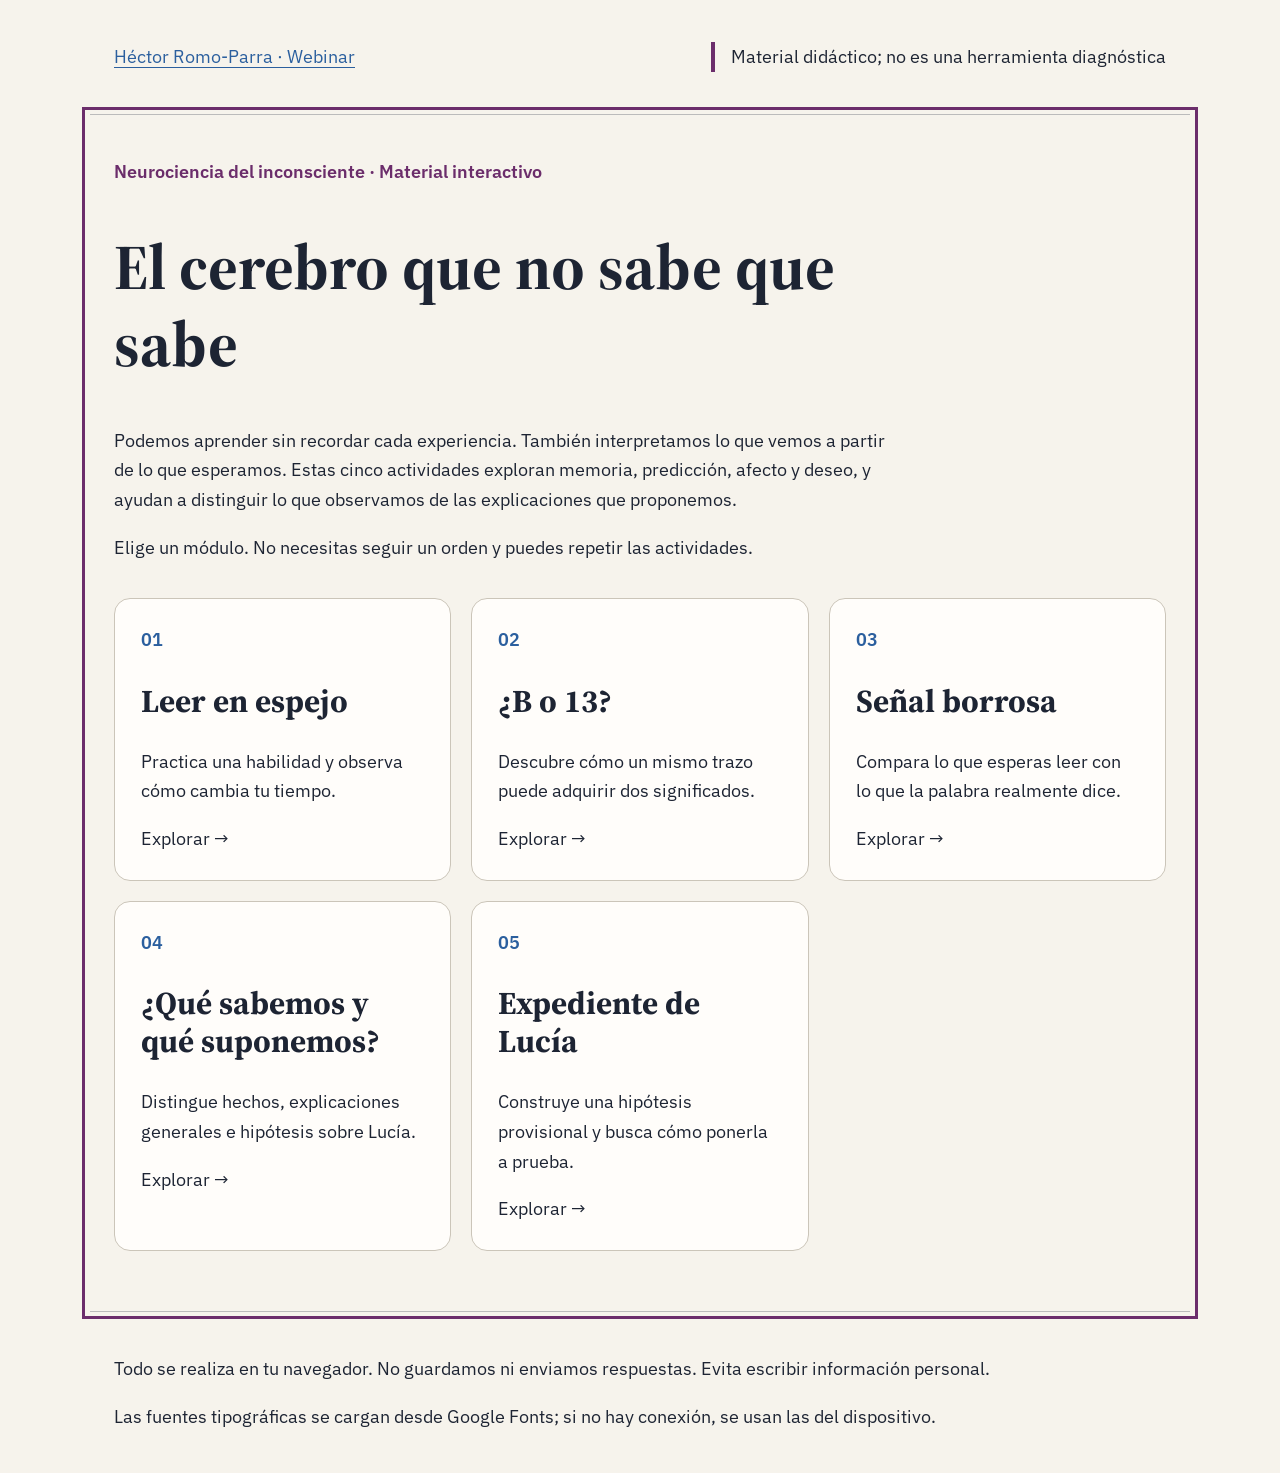
<file: index.html>
<!doctype html>
<html lang="es"><head><meta charset="utf-8"><meta name="viewport" content="width=device-width,initial-scale=1"><meta name="description" content="Cinco actividades del webinar de Héctor Romo-Parra sobre memoria, predicción, afecto y deseo."><title>El cerebro que no sabe que sabe</title><link rel="preconnect" href="https://fonts.googleapis.com"><link rel="preconnect" href="https://fonts.gstatic.com" crossorigin><link href="https://fonts.googleapis.com/css2?family=IBM+Plex+Sans:wght@400;500;600&family=Source+Serif+4:wght@500;600&display=swap" rel="stylesheet"><link rel="stylesheet" href="styles.css"><script src="app.js" defer></script></head>
<body><a class="skip" href="#main">Saltar al contenido</a><header><a class="brand" href="#inicio">Héctor Romo-Parra · Webinar</a><p class="notice">Material didáctico; no es una herramienta diagnóstica</p></header><main id="main" tabindex="-1"></main><footer><p>Todo se realiza en tu navegador. No guardamos ni enviamos respuestas. Evita escribir información personal.</p><p>Las fuentes tipográficas se cargan desde Google Fonts; si no hay conexión, se usan las del dispositivo.</p></footer></body></html>
</file>
<file: styles.css>
:root{--bg:#F6F3EC;--ink:#1D2433;--data:#2B5F9E;--model:#E2A34A;--bet:#6B2D6B}*{box-sizing:border-box}body{margin:0;background:var(--bg);color:var(--ink);font:18px/1.65 'IBM Plex Sans',sans-serif}header,main,footer{max-width:1100px;margin:auto;padding:24px}header{display:flex;align-items:center;justify-content:space-between;gap:24px;border-bottom:1px solid #bbb}a{color:var(--data);text-underline-offset:4px}h1,h2,h3{font-family:'Source Serif 4',serif;line-height:1.2}h1{font-size:clamp(36px,6vw,64px);max-width:850px}h2{font-size:32px}h3{font-size:25px}.eyebrow{color:var(--bet);font-weight:600}.notice{font-size:18px;border-left:4px solid var(--bet);padding-left:16px}.grid{display:grid;grid-template-columns:repeat(auto-fit,minmax(260px,1fr));gap:20px;margin:36px 0}.card,.panel{background:#fffdfa;border:1px solid #cbc5b9;border-radius:16px;padding:26px}.card{display:block;color:var(--ink);text-decoration:none}.card:hover{border-color:var(--data);box-shadow:0 4px 0 #2b5f9e}.number{color:var(--data);font-weight:600}.intro{max-width:780px}button,.button{font:600 18px/1.4 'IBM Plex Sans',sans-serif;background:var(--data);color:white;border:2px solid var(--data);border-radius:8px;padding:12px 20px;cursor:pointer;display:inline-block;text-decoration:none}button:disabled{opacity:.6;cursor:default}.secondary{background:transparent;color:var(--data)}:focus-visible{outline:3px solid var(--bet);outline-offset:5px}input,textarea,select{font:inherit;border:2px solid #6a707c;border-radius:6px;padding:10px;background:white;color:var(--ink);max-width:100%}input[type=text],textarea{width:100%}input[type=range]{width:100%;accent-color:var(--data);min-height:44px}label{display:block;margin:18px 0 8px}textarea{min-height:140px}.actions{display:flex;flex-wrap:wrap;gap:12px;margin-top:24px}.feedback{border-left:4px solid var(--data);padding:12px 18px;background:#edf2f8;margin-top:24px}.mirror{transform:scaleX(-1);font-size:48px;text-align:center;user-select:none;margin:30px auto;width:fit-content}.stimulus{display:flex;justify-content:center;align-items:center;gap:24px;font-size:64px;margin:30px 0}.stimulus svg{width:50px;height:72px}.blur-word{display:inline-block;user-select:none}.phrase{font-size:28px;line-height:1.6}.tag{display:inline-block;border-radius:6px;padding:4px 12px;font-weight:600}.dato{background:var(--data);color:#fff}.modelo{background:var(--model);color:var(--ink)}.apuesta{background:var(--bet);color:#fff}table{width:100%;border-collapse:collapse}th,td{text-align:left;padding:10px;border-bottom:1px solid #ccc}.chart{width:100%;height:auto;max-height:320px}.nav{display:flex;flex-wrap:wrap;justify-content:space-between;gap:16px;margin:30px 0}.skip{position:absolute;top:-100px;background:white;padding:10px;z-index:2}.skip:focus{top:10px}footer{border-top:1px solid #bbb;font-size:18px}fieldset{border:0;padding:0}legend{font-weight:600}fieldset label{display:flex;gap:12px;align-items:flex-start}input[type=radio]{margin-top:8px;min-width:20px;min-height:20px}@media(max-width:600px){header{display:block}header,main,footer{padding:18px}.panel{padding:20px}.stimulus{font-size:48px;gap:16px}}
.sr-word{position:absolute;width:1px;height:1px;padding:0;margin:-1px;overflow:hidden;clip-path:inset(50%);white-space:nowrap;border:0}
</file>
